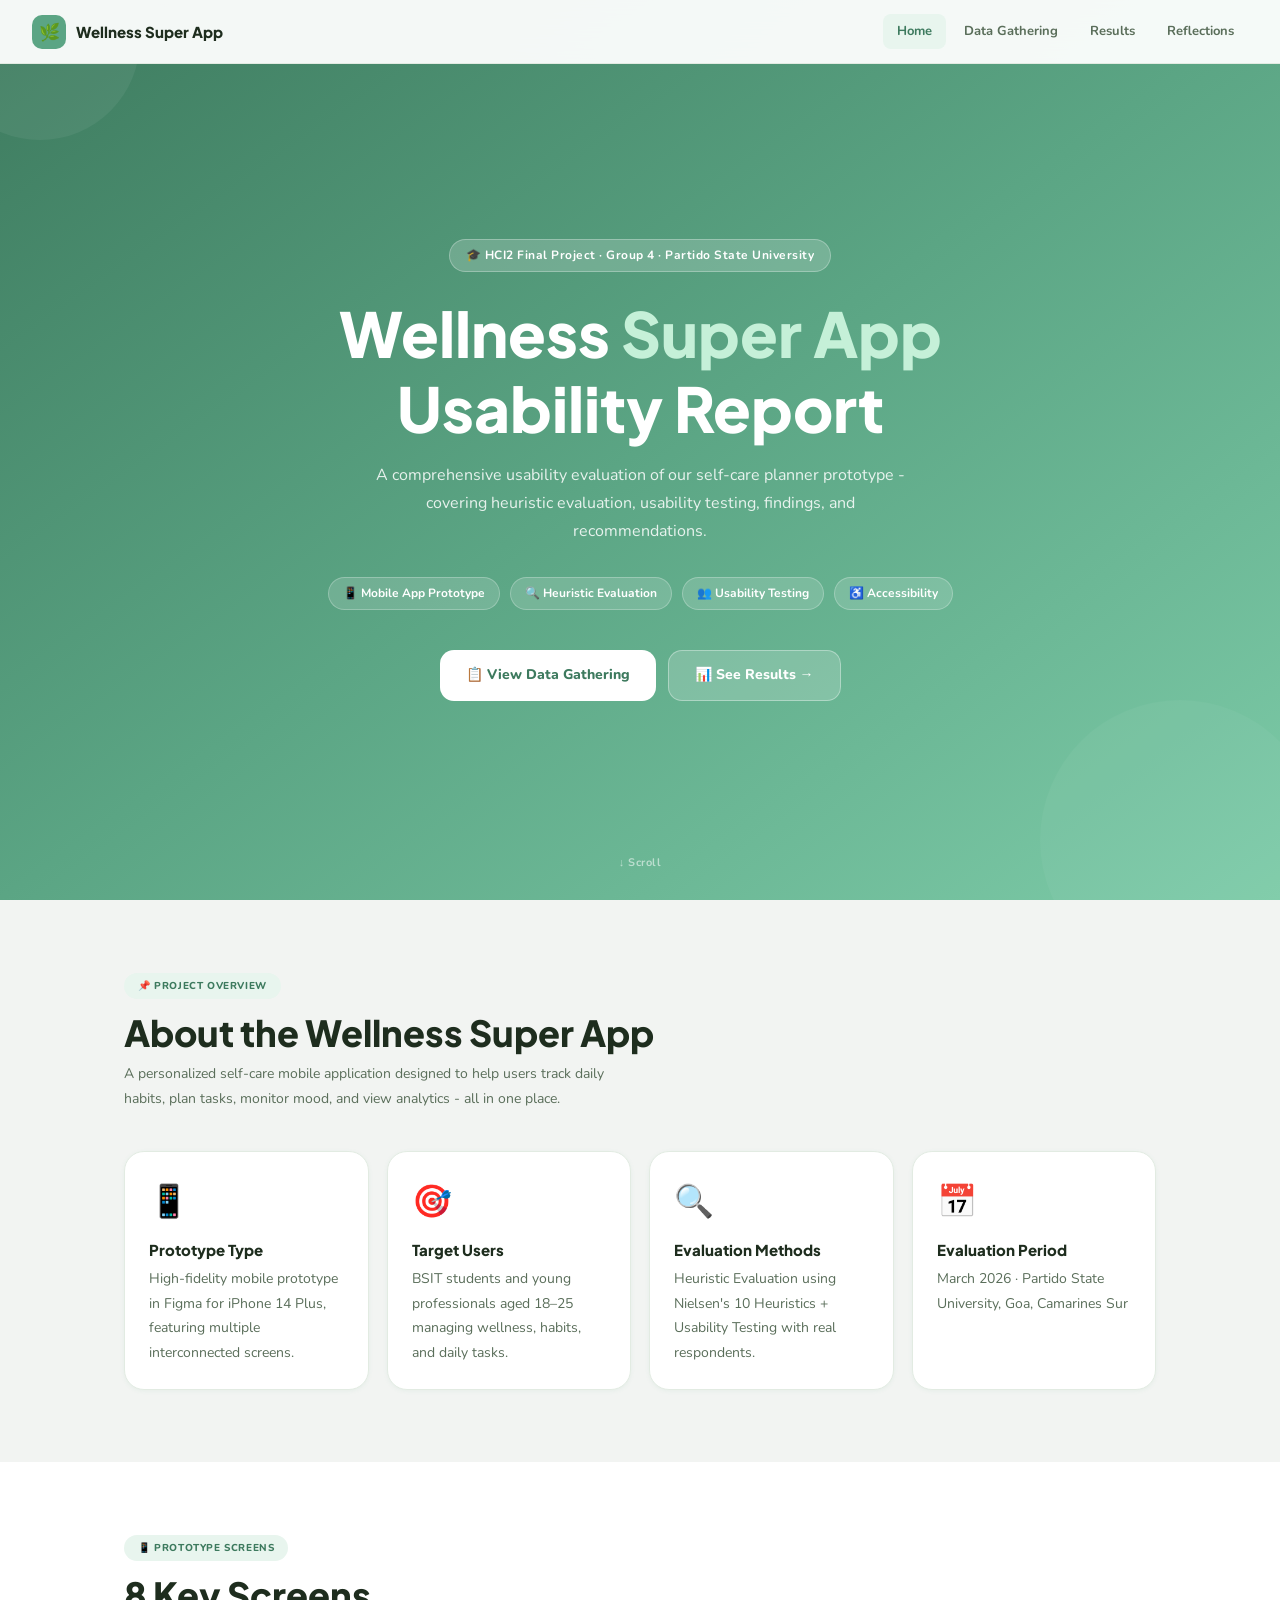
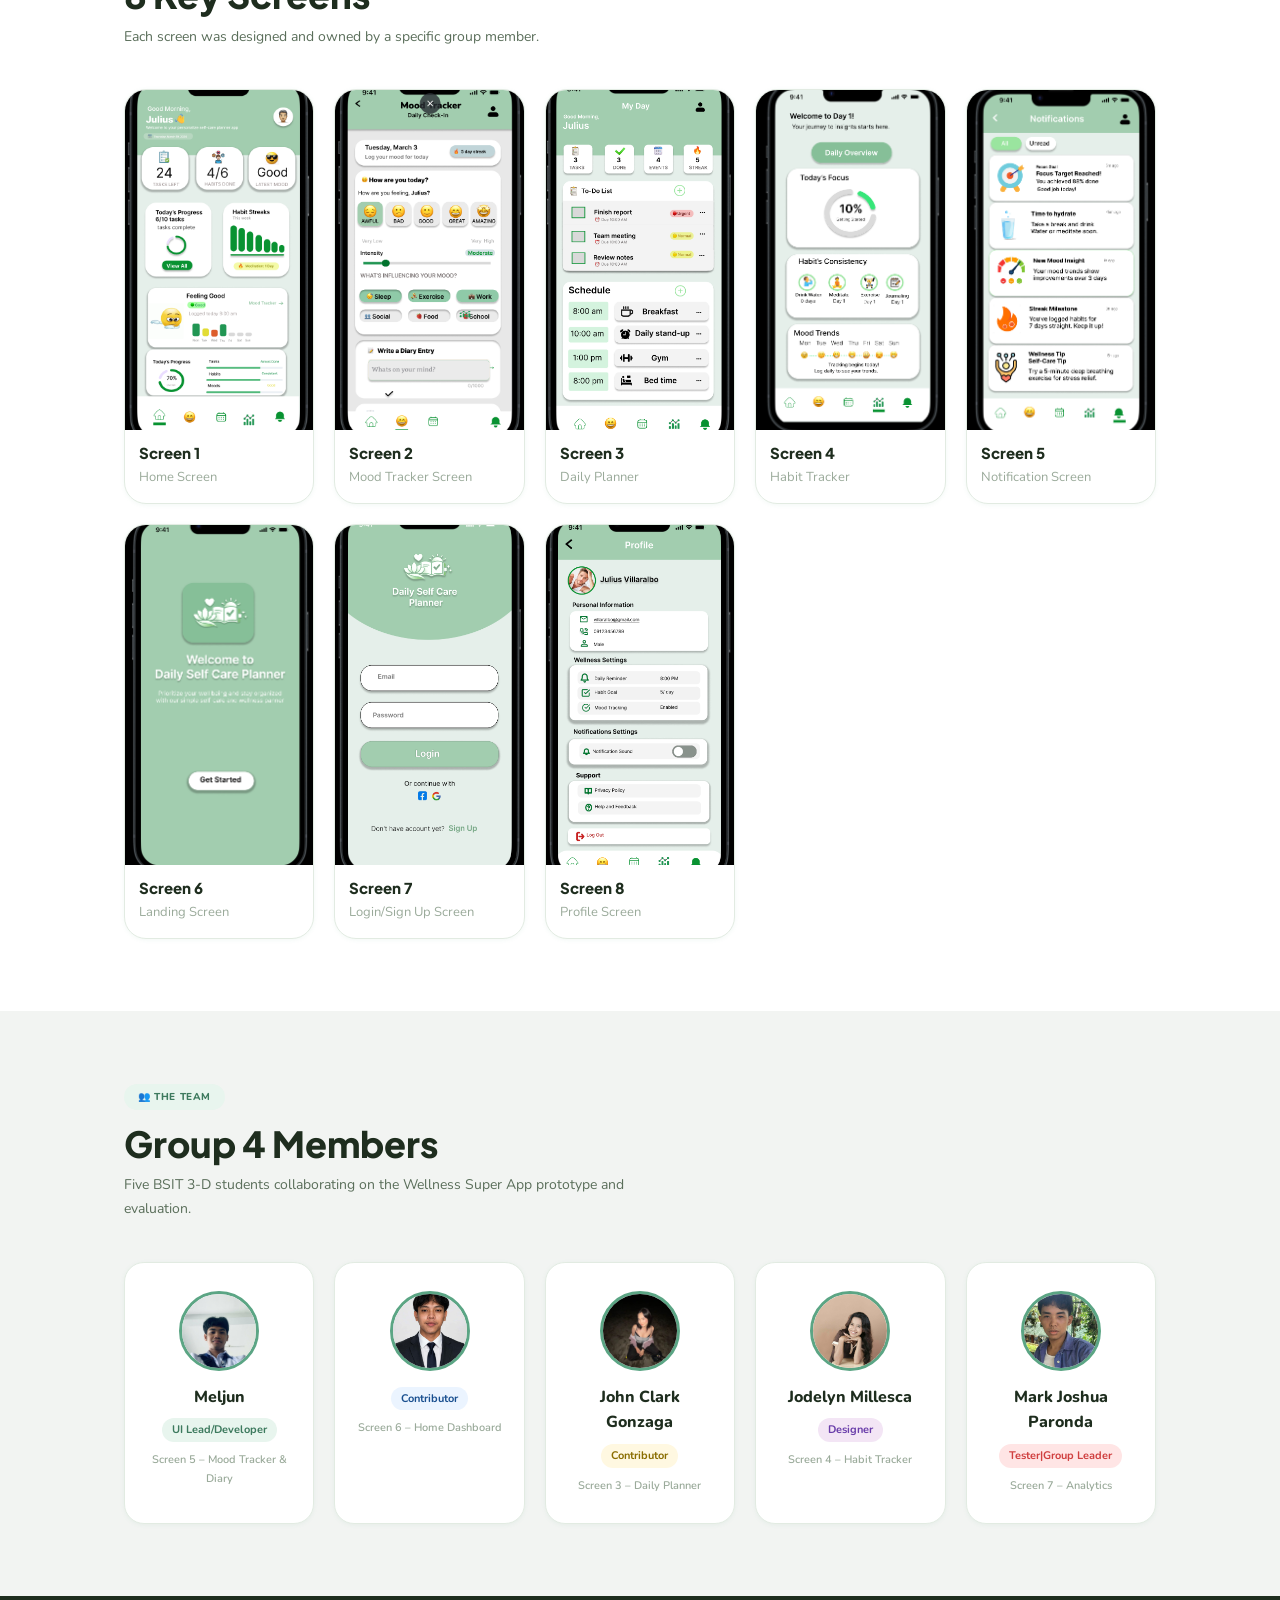
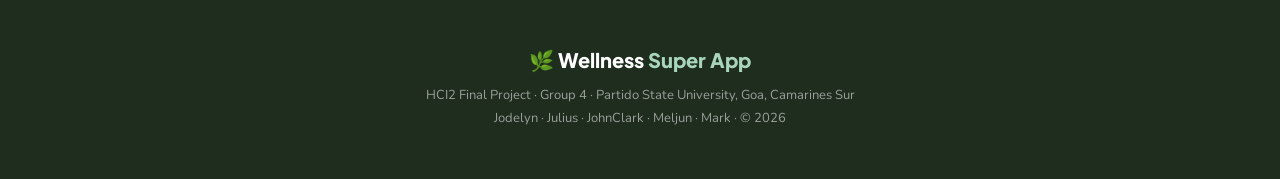
<file: index.html>
<!DOCTYPE html>
<html lang="en">
<head>
  <meta charset="UTF-8" />
  <meta name="viewport" content="width=device-width, initial-scale=1.0" />
  <title>Home – Wellness Super App</title>
  <!-- Shared styles -->
  <link rel="stylesheet" href="shared.css" />
  <!-- This page's own styles -->
  <link rel="stylesheet" href="home.css" />
</head>
<body>

  <!-- ═══════════════════════════════════
       NAVBAR
  ═══════════════════════════════════ -->
  <nav class="navbar">
    <a class="navbar__brand" href="index.html">
      <div class="navbar__brand-icon">🌿</div>
      Wellness Super App
    </a>
    <div class="navbar__links">
      <a href="index.html"        class="nav--active"> Home</a>
      <a href="data.html"                            > Data Gathering</a>
      <a href="results.html"                         > Results</a>
      <a href="reflections.html"                     > Reflections</a>
    </div>
    <button class="navbar__toggle" aria-label="Toggle menu">☰</button>
  </nav>


  <!-- ═══════════════════════════════════
       HERO
  ═══════════════════════════════════ -->
  <section class="hero">
    <div class="hero__inner">
      <div class="hero__badge fade-up">🎓 HCI2 Final Project · Group 4 · Partido State University</div>
      <h1 class="hero__title fade-up d1">Wellness <span>Super App</span><br>Usability Report</h1>
      <p class="hero__sub fade-up d2">A comprehensive usability evaluation of our self-care planner prototype - covering heuristic evaluation, usability testing, findings, and recommendations.</p>

      <div class="hero__chips fade-up d3">
        <span class="hero__chip">📱 Mobile App Prototype</span>
        <span class="hero__chip">🔍 Heuristic Evaluation</span>
        <span class="hero__chip">👥 Usability Testing</span>
        <span class="hero__chip">♿ Accessibility</span>
      </div>

      <div class="hero__ctas fade-up d4">
        <a href="data.html"    class="hero__btn hero__btn--primary">📋 View Data Gathering</a>
        <a href="results.html" class="hero__btn hero__btn--ghost"  >📊 See Results →</a>
      </div>
    </div>

    <div class="hero__scroll" aria-hidden="true">↓ Scroll</div>
  </section>


  <!-- ═══════════════════════════════════
       PROJECT OVERVIEW
  ═══════════════════════════════════ -->
  <section class="section">
    <div class="container">
      <span class="sec-badge">📌 Project Overview</span>
      <h2 class="sec-title">About the Wellness Super App</h2>
      <p class="sec-sub">A personalized self-care mobile application designed to help users track daily habits, plan tasks, monitor mood, and view analytics - all in one place.</p>

      <div class="overview-grid">

        <div class="overview-card animate-on-scroll">
          <div class="overview-card__icon">📱</div>
          <h4 class="overview-card__title">Prototype Type</h4>
          <p>High-fidelity mobile prototype in Figma for iPhone 14 Plus, featuring multiple interconnected screens.</p>
        </div>

        <div class="overview-card animate-on-scroll">
          <div class="overview-card__icon">🎯</div>
          <h4 class="overview-card__title">Target Users</h4>
          <p>BSIT students and young professionals aged 18–25 managing wellness, habits, and daily tasks.</p>
        </div>

        <div class="overview-card animate-on-scroll">
          <div class="overview-card__icon">🔍</div>
          <h4 class="overview-card__title">Evaluation Methods</h4>
          <p>Heuristic Evaluation using Nielsen's 10 Heuristics + Usability Testing with real respondents.</p>
        </div>

        <div class="overview-card animate-on-scroll">
          <div class="overview-card__icon">📅</div>
          <h4 class="overview-card__title">Evaluation Period</h4>
          <p>March 2026 · Partido State University, Goa, Camarines Sur</p>
        </div>

      </div>
    </div>
  </section>


  <!-- ═══════════════════════════════════
       PROTOTYPE SCREENS
  ═══════════════════════════════════ -->
  <section class="section section--gray">
    <div class="container">
      <span class="sec-badge">📱 Prototype Screens</span>
      <h2 class="sec-title">8 Key Screens</h2>
      <p class="sec-sub">Each screen was designed and owned by a specific group member.</p>

      <div class="screens-grid">
        <div class="screen-card"><div class="screen-card__thumb">
  <img src="images/ss1.png" alt="Home Screen">
  </div><div class="screen-card__label"><h4>Screen 1</h4><p>Home Screen</p></div></div>

        <div class="screen-card"><div class="screen-card__thumb">
  <img src="images/ss2.png" alt="Mood Tracker Screen">
</div><div class="screen-card__label"><h4>Screen 2</h4><p>Mood Tracker Screen</p></div></div>

        <div class="screen-card"><div class="screen-card__thumb">
  <img src="images/ss3.png" alt="Dashboard Screen">
</div><div class="screen-card__label"><h4>Screen 3</h4><p>Daily Planner</p></div></div>

        <div class="screen-card"><div class="screen-card__thumb">
  <img src="images/ss4.png" alt="Dashboard Screen">
</div><div class="screen-card__label"><h4>Screen 4</h4><p>Habit Tracker</p></div></div>

        <div class="screen-card"><div class="screen-card__thumb">
  <img src="images/ss5.png" alt="Dashboard Screen">
</div><div class="screen-card__label"><h4>Screen 5</h4><p>Notification Screen</p></div></div>

        <div class="screen-card"><div class="screen-card__thumb">
  <img src="images/ss6.png" alt="Dashboard Screen">
</div><div class="screen-card__label"><h4>Screen 6</h4><p>Landing Screen</p></div></div>

        <div class="screen-card"><div class="screen-card__thumb">
  <img src="images/ss7.png" alt="Dashboard Screen">
</div><div class="screen-card__label"><h4>Screen 7</h4><p>Login/Sign Up Screen</p></div></div>

        <div class="screen-card"><div class="screen-card__thumb">
  <img src="images/ss8.png" alt="Dashboard Screen">
</div><div class="screen-card__label"><h4>Screen 8</h4><p>Profile Screen</p></div></div>

      </div>
    </div>
  </section>


  <!-- ═══════════════════════════════════
       TEAM MEMBERS
  ═══════════════════════════════════ -->
  <section class="section">
    <div class="container">
      <span class="sec-badge">👥 The Team</span>
      <h2 class="sec-title">Group 4 Members</h2>
      <p class="sec-sub">Five BSIT 3-D students collaborating on the Wellness Super App prototype and evaluation.</p>

      <div class="team-grid">

        <div class="member-card animate-on-scroll">
          <div class="member-card__avatar">
  <img src="images/Meljun.jpg" alt="Meljun">
</div>
          <div class="member-card__name">Meljun</div>
          <span class="member-card__role">UI Lead/Developer</span>
          <p class="member-card__screen">Screen 5 – Mood Tracker & Diary</p>
        </div>

        <div class="member-card animate-on-scroll">
         <div class="member-card__avatar">
  <img src="images/Julius.jpg" alt="Julius">
</div>
          <span class="member-card__role" style="background:var(--blue-light);color:#1a5090;">Contributor</span>
          <p class="member-card__screen">Screen 6 – Home Dashboard</p>
        </div>

        <div class="member-card animate-on-scroll">
         <div class="member-card__avatar">
  <img src="images/celes.jpg" alt="Celes">
</div>
          <div class="member-card__name">John Clark Gonzaga</div>
          <span class="member-card__role" style="background:var(--yellow-light);color:#8a6d00;">Contributor</span>
          <p class="member-card__screen">Screen 3 – Daily Planner</p>
        </div>

        <div class="member-card animate-on-scroll">
          <div class="member-card__avatar">
  <img src="images/Jodelyn.jpg" alt="Jodelyn">
</div>
          <div class="member-card__name">Jodelyn Millesca</div>
          <span class="member-card__role" style="background:var(--purple-light);color:#6a3eaa;">Designer</span>
          <p class="member-card__screen">Screen 4 – Habit Tracker</p>
        </div>

        <div class="member-card animate-on-scroll">
          <div class="member-card__avatar">
  <img src="images/Paronda.jpg" alt="Mark">
</div>
          <div class="member-card__name">Mark Joshua Paronda</div>
          <span class="member-card__role" style="background:var(--red-light);color:var(--red);">Tester|Group Leader</span>
          <p class="member-card__screen">Screen 7 – Analytics</p>
        </div>

      </div>
    </div>
  </section>

  <!-- IMAGE PREVIEW MODAL -->
<div class="img-modal" id="imgModal">
  <span class="img-modal__close">&times;</span>
  <img class="img-modal__content" id="modalImg">
</div>


  <!-- ═══════════════════════════════════
       FOOTER
  ═══════════════════════════════════ -->
  <footer class="footer">
    <div class="footer__brand">🌿 Wellness <span>Super App</span></div>
    <p class="footer__text">HCI2 Final Project · Group 4 · Partido State University, Goa, Camarines Sur<br>Jodelyn · Julius · JohnClark · Meljun · Mark · © 2026</p>
  </footer>

  <!-- Shared JS -->
   <button id="topBtn">↑</button>
  <script src="shared.js"></script>
  <script>
const modal = document.getElementById("imgModal");
const modalImg = document.getElementById("modalImg");
const images = document.querySelectorAll(".screen-card__thumb img");
const closeBtn = document.querySelector(".img-modal__close");

images.forEach(img => {
  img.addEventListener("click", () => {
    modal.style.display = "block";
    modalImg.src = img.src;
  });
});

closeBtn.onclick = () => {
  modal.style.display = "none";
};

modal.onclick = (e) => {
  if(e.target === modal){
    modal.style.display = "none";
  }
};
</script>
</body>
</html>
</file>
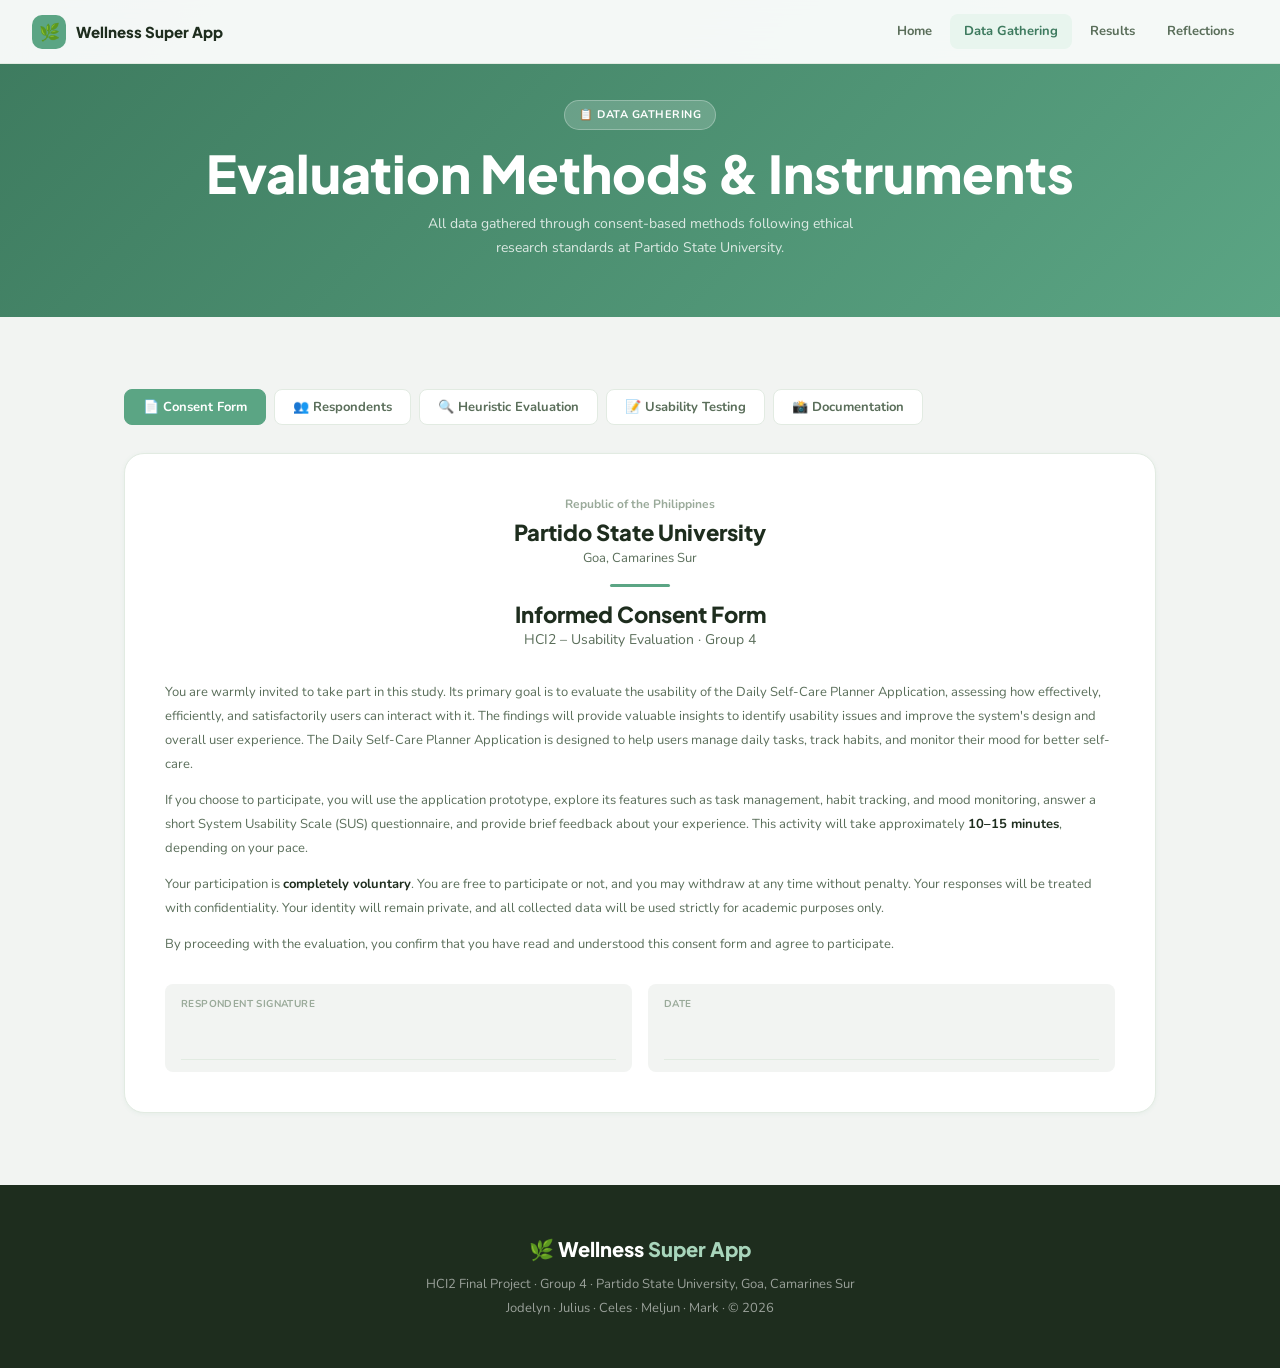
<file: data.html>
<!DOCTYPE html>
<html lang="en">
<head>
  <meta charset="UTF-8" />
  <meta name="viewport" content="width=device-width, initial-scale=1.0" />
  <title>Data Gathering – Wellness Super App</title>
  <link rel="stylesheet" href="shared.css" />
  <link rel="stylesheet" href="data.css" />
</head>
<body>

  <!-- ═══════════════════════════════════
       NAVBAR
  ═══════════════════════════════════ -->
  <nav class="navbar">
    <a class="navbar__brand" href="index.html">
      <div class="navbar__brand-icon">🌿</div>
      Wellness Super App
    </a>
    <div class="navbar__links">
      <a href="index.html"> Home</a>
      <a href="data.html" class="nav--active"> Data Gathering</a>
      <a href="results.html"> Results</a>
      <a href="reflections.html"> Reflections</a>
    </div>
    <button class="navbar__toggle" aria-label="Toggle menu">☰</button>
  </nav>


  <!-- ═══════════════════════════════════
       PAGE HERO BAR
  ═══════════════════════════════════ -->
  <div class="page-hero-bar">
    <span class="page-hero-bar__badge">📋 Data Gathering</span>
    <h1 class="page-hero-bar__title">Evaluation Methods &amp; Instruments</h1>
    <p class="page-hero-bar__sub">All data gathered through consent-based methods following ethical research standards at Partido State University.</p>
  </div>


  <!-- ═══════════════════════════════════
       MAIN CONTENT
  ═══════════════════════════════════ -->
  <main class="section">
    <div class="container">

      <!-- ══════════════════════════════
           OUTER TAB GROUP
      ══════════════════════════════ -->
      <div class="tabs" id="main-tabs">

        <!-- Outer nav buttons -->
        <nav class="tabs__nav">
          <button class="tabs__btn tab--active" data-tab="consent"    >📄 Consent Form</button>
          <button class="tabs__btn"             data-tab="respondents">👥 Respondents</button>
          <button class="tabs__btn"             data-tab="heuristic"  >🔍 Heuristic Evaluation</button>
          <button class="tabs__btn"             data-tab="usability"  >📝 Usability Testing</button>
          <button class="tabs__btn"             data-tab="docs"       >📸 Documentation</button>
        </nav>


        <!-- ─────────────────────────────────
             OUTER PANEL: Consent Form
        ───────────────────────────────── -->
        <div class="tabs__panel tab--active" data-tab="consent">
          <div class="consent-form">

            <div class="consent-form__header">
              <p class="consent-form__school">Republic of the Philippines</p>
              <h3 class="consent-form__uni">Partido State University</h3>
              <p class="consent-form__loc">Goa, Camarines Sur</p>
              <div class="consent-form__divider"></div>
              <h3>Informed Consent Form</h3>
              <p>HCI2 – Usability Evaluation · Group 4</p>
            </div>

            <div class="consent-form__body">
              <p>You are warmly invited to take part in this study. Its primary goal is to evaluate the usability of the Daily Self-Care Planner Application, assessing how effectively, efficiently, and satisfactorily users can interact with it. The findings will provide valuable insights to identify usability issues and improve the system's design and overall user experience. The Daily Self-Care Planner Application is designed to help users manage daily tasks, track habits, and monitor their mood for better self-care.</p>
              <p>If you choose to participate, you will use the application prototype, explore its features such as task management, habit tracking, and mood monitoring, answer a short System Usability Scale (SUS) questionnaire, and provide brief feedback about your experience. This activity will take approximately <strong>10–15 minutes</strong>, depending on your pace.</p>
              <p>Your participation is <strong>completely voluntary</strong>. You are free to participate or not, and you may withdraw at any time without penalty. Your responses will be treated with confidentiality. Your identity will remain private, and all collected data will be used strictly for academic purposes only.</p>
              <p>By proceeding with the evaluation, you confirm that you have read and understood this consent form and agree to participate.</p>
            </div>

            <div class="consent-form__fields">
              <div class="consent-form__field">
                <div class="consent-form__field-label">Respondent Signature</div>
                <div class="consent-form__field-line"></div>
              </div>
              <div class="consent-form__field">
                <div class="consent-form__field-label">Date</div>
                <div class="consent-form__field-line"></div>
              </div>
            </div>

          </div>
        </div><!-- /consent panel -->


        <!-- ─────────────────────────────────
             OUTER PANEL: Respondents
        ───────────────────────────────── -->
        <div class="tabs__panel" data-tab="respondents">

          <div class="respondent-stats">
            <div class="stat-card"><div class="stat-card__val">40</div><div class="stat-card__label">Total Respondents</div></div>
            <div class="stat-card"><div class="stat-card__val">18–24</div><div class="stat-card__label">Age Range</div></div>
            <div class="stat-card"><div class="stat-card__val">Random</div><div class="stat-card__label">Course</div></div>
            <div class="stat-card"><div class="stat-card__val">10–15</div><div class="stat-card__label">Min per Session</div></div>
          </div>

          <!-- Slovin's Formula -->
          <div class="slovin-box">
            <h4 class="slovin-box__title">📐 Sample Size – Slovin's Formula</h4>
            <div class="slovin-formula">
              <div class="slovin-eq">n = N ÷ (1 + Ne²)</div>
              <div class="slovin-eq">n = 43 ÷ (1 + 43 × 0.05²)</div>
              <div class="slovin-eq">n = 43 ÷ (1 + 0.1075)</div>
              <div class="slovin-eq">n = 43 ÷ 1.1075</div>
              <div class="slovin-eq slovin-eq--result">n ≈ <strong>40 respondents</strong></div>
            </div>
            <p class="slovin-note">Where <strong>N = 43</strong> (total population), <strong>e = 0.05</strong> (5% margin of error)</p>
          </div>

          <div class="card card--flat">
            <h4 style="margin-bottom:16px;">Respondent Profiles</h4>
            <div class="table-wrap">
              <table class="table">
                <thead>
                  <tr>
                    <th>#</th>
                    <th>Respondent</th>
                    <th>Age</th>
                    <th>Program</th>
                    <th>Tech Proficiency</th>
                  </tr>
                </thead>
                <tbody>
                  <tr><td><strong style="color:var(--green);">R1</strong></td><td>Respondent 1</td><td>20</td><td>BSOA</td><td><span class="badge badge--green">High</span></td></tr>
                  <tr><td><strong style="color:var(--green);">R2</strong></td><td>Respondent 2</td><td>21</td><td>BSOA</td><td><span class="badge badge--green">High</span></td></tr>
                  <tr><td><strong style="color:var(--green);">R3</strong></td><td>Respondent 3</td><td>19</td><td>BSOA</td><td><span class="badge badge--yellow">Medium</span></td></tr>
                  <tr><td><strong style="color:var(--green);">R4</strong></td><td>Respondent 4</td><td>22</td><td>BSOA</td><td><span class="badge badge--green">High</span></td></tr>
                  <tr><td><strong style="color:var(--green);">R5</strong></td><td>Respondent 5</td><td>20</td><td>BSOA</td><td><span class="badge badge--yellow">Medium</span></td></tr>
                </tbody>
              </table>
            </div>
          </div>

        </div><!-- /respondents panel -->


        <!-- ─────────────────────────────────
             OUTER PANEL: Heuristic Evaluation
        ───────────────────────────────── -->
        <div class="tabs__panel" data-tab="heuristic">

          <p class="heuristic-intro">Each group member independently evaluated the prototype using <strong>Nielsen's 10 Usability Heuristics</strong>. Severity rated 0–4 per heuristic, averaged across all 5 evaluators.</p>

          <!-- ══════════════════════════════
               INNER TAB GROUP (members)
               Must be a direct child of this panel
          ══════════════════════════════ -->
          <div class="tabs" id="member-tabs">

            <!-- Inner nav buttons -->
            <nav class="tabs__nav">
              <button class="tabs__btn tab--active" data-tab="m-all"    >All Members</button>
              <button class="tabs__btn"             data-tab="m-jodelyn">Jodelyn</button>
              <button class="tabs__btn"             data-tab="m-julius" >Julius</button>
              <button class="tabs__btn"             data-tab="m-celes"  >Celes</button>
              <button class="tabs__btn"             data-tab="m-meljun" >Meljun</button>
              <button class="tabs__btn"             data-tab="m-mark"   >Mark</button>
            </nav>


            <!-- INNER PANEL: All Members -->
            <div class="tabs__panel tab--active" data-tab="m-all">
              <div class="heuristic-list">

                <div class="heuristic-item">
                  <div class="heuristic-item__num">H1</div>
                  <div class="heuristic-item__body">
                    <p class="heuristic-item__title">Visibility of System Status <span class="badge badge--green">Low · Avg 0.6</span></p>
                    <p class="heuristic-item__desc">System keeps users informed through appropriate feedback.</p>
                    <div class="heuristic-item__finding">✅ Progress rings, streak badges, and checkmarks clearly show status at all times.</div>
                  </div>
                </div>

                <div class="heuristic-item">
                  <div class="heuristic-item__num">H2</div>
                  <div class="heuristic-item__body">
                    <p class="heuristic-item__title">Match Between System and Real World <span class="badge badge--green">Low · Avg 0.2</span></p>
                    <p class="heuristic-item__desc">Use words and concepts familiar to the user.</p>
                    <div class="heuristic-item__finding">✅ Labels use everyday language — "Drink Water", "Workout", "Bed time". Emoji icons reinforce meaning.</div>
                  </div>
                </div>

                <div class="heuristic-item">
                  <div class="heuristic-item__num">H3</div>
                  <div class="heuristic-item__body">
                    <p class="heuristic-item__title">User Control and Freedom <span class="badge badge--yellow">Medium · Avg 2.2</span></p>
                    <p class="heuristic-item__desc">Clearly marked emergency exits for mistaken actions.</p>
                    <div class="heuristic-item__finding">⚠️ Skip and Cancel buttons exist but no undo for deleted habits — a gap found by 3 evaluators.</div>
                  </div>
                </div>

                <div class="heuristic-item">
                  <div class="heuristic-item__num">H4</div>
                  <div class="heuristic-item__body">
                    <p class="heuristic-item__title">Consistency and Standards <span class="badge badge--green">Low · Avg 0.0</span></p>
                    <p class="heuristic-item__desc">Same words, situations, and actions mean the same thing.</p>
                    <div class="heuristic-item__finding">✅ Green header, white cards, and bottom nav are consistent across all 8 screens.</div>
                  </div>
                </div>

                <div class="heuristic-item">
                  <div class="heuristic-item__num">H5</div>
                  <div class="heuristic-item__body">
                    <p class="heuristic-item__title">Error Prevention <span class="badge badge--yellow">Medium · Avg 1.8</span></p>
                    <p class="heuristic-item__desc">Careful design prevents problems from occurring.</p>
                    <div class="heuristic-item__finding">⚠️ Placeholder hints help, but no confirmation dialog before deleting tasks or habits.</div>
                  </div>
                </div>

                <div class="heuristic-item">
                  <div class="heuristic-item__num">H6</div>
                  <div class="heuristic-item__body">
                    <p class="heuristic-item__title">Recognition Rather Than Recall <span class="badge badge--green">Low · Avg 0.2</span></p>
                    <p class="heuristic-item__desc">Minimize memory load by making options visible.</p>
                    <div class="heuristic-item__finding">✅ All icons paired with text labels. No icon-only elements found throughout the prototype.</div>
                  </div>
                </div>

                <div class="heuristic-item">
                  <div class="heuristic-item__num">H7</div>
                  <div class="heuristic-item__body">
                    <p class="heuristic-item__title">Flexibility and Efficiency of Use <span class="badge badge--yellow">Medium · Avg 2.0</span></p>
                    <p class="heuristic-item__desc">Accelerators for expert users.</p>
                    <div class="heuristic-item__finding">⚠️ Quick Actions row helps. However, no swipe gestures available for power users.</div>
                  </div>
                </div>

                <div class="heuristic-item">
                  <div class="heuristic-item__num">H8</div>
                  <div class="heuristic-item__body">
                    <p class="heuristic-item__title">Aesthetic and Minimalist Design <span class="badge badge--green">Low · Avg 0.0</span></p>
                    <p class="heuristic-item__desc">No irrelevant or rarely needed information.</p>
                    <div class="heuristic-item__finding">✅ Each screen focuses on one task. Clean card layouts with ample whitespace.</div>
                  </div>
                </div>

                <div class="heuristic-item">
                  <div class="heuristic-item__num" style="background:var(--red);">H9</div>
                  <div class="heuristic-item__body">
                    <p class="heuristic-item__title">Help Users Recognize and Recover from Errors <span class="badge badge--red">High · Avg 3.6</span></p>
                    <p class="heuristic-item__desc">Error messages in plain language that suggest solutions.</p>
                    <div class="heuristic-item__finding" style="background:var(--red-light);border-color:var(--red);color:var(--red);">🔴 No error states or validation messages designed for empty forms. Most cited issue by all 5 evaluators.</div>
                  </div>
                </div>

                <div class="heuristic-item">
                  <div class="heuristic-item__num" style="background:var(--red);">H10</div>
                  <div class="heuristic-item__body">
                    <p class="heuristic-item__title">Help and Documentation <span class="badge badge--red">High · Avg 3.4</span></p>
                    <p class="heuristic-item__desc">Help may be necessary even for well-designed systems.</p>
                    <div class="heuristic-item__finding" style="background:var(--red-light);border-color:var(--red);color:var(--red);">🔴 No onboarding tutorial or tooltip guidance. Intensity slider and streak dots confuse new users.</div>
                  </div>
                </div>

                <!-- Overall Average -->
                <div class="heuristic-overall">
                  <span>Overall Heuristic Severity Average</span>
                  <strong>1.4 / 4.0 — Minor but Notable Issues</strong>
                </div>

              </div>
            </div><!-- /m-all panel -->


            <!-- INNER PANEL: Jodelyn -->
            <div class="tabs__panel" data-tab="m-jodelyn">
              <div class="member-eval-header">
                <div class="member-eval-avatar">👩</div>
                <div>
                  <h4>Jodelyn – Screen 5: Mood Tracker &amp; Diary</h4>
                  <p>Focus: mood selection, diary entry, past entries, daily check-in flow.</p>
                </div>
              </div>
              <div class="heuristic-list">

                <div class="heuristic-item">
                  <div class="heuristic-item__num" style="background:var(--green);">H1</div>
                  <div class="heuristic-item__body">
                    <p class="heuristic-item__title">Visibility of System Status <span class="badge badge--green">Severity: 1</span></p>
                    <div class="heuristic-item__finding">The 5-day streak badge and blinking cursor in the diary field clearly indicate active state to the user.</div>
                  </div>
                </div>

                <div class="heuristic-item">
                  <div class="heuristic-item__num" style="background:var(--green);">H4</div>
                  <div class="heuristic-item__body">
                    <p class="heuristic-item__title">Consistency and Standards <span class="badge badge--green">Severity: 0</span></p>
                    <div class="heuristic-item__finding">Green color system, card styles, and bottom navigation are fully consistent across all screens.</div>
                  </div>
                </div>

                <div class="heuristic-item">
                  <div class="heuristic-item__num" style="background:var(--red);">H9</div>
                  <div class="heuristic-item__body">
                    <p class="heuristic-item__title">Error Recovery <span class="badge badge--red">Severity: 4</span></p>
                    <div class="heuristic-item__finding" style="background:var(--red-light);border-color:var(--red);color:var(--red);">No validation shown when saving without selecting a mood. Recommendation: Add prompt "Please select your mood first."</div>
                  </div>
                </div>

                <div class="heuristic-item">
                  <div class="heuristic-item__num" style="background:var(--red);">H10</div>
                  <div class="heuristic-item__body">
                    <p class="heuristic-item__title">Help &amp; Documentation <span class="badge badge--red">Severity: 4</span></p>
                    <div class="heuristic-item__finding" style="background:var(--red-light);border-color:var(--red);color:var(--red);">Intensity slider has no tooltip explaining what "Moderate" means. First-time users may be confused.</div>
                  </div>
                </div>

              </div>
            </div><!-- /m-jodelyn panel -->


            <!-- INNER PANEL: Julius -->
            <div class="tabs__panel" data-tab="m-julius">
              <div class="member-eval-header" style="background:var(--blue-light);">
                <div class="member-eval-avatar" style="background:var(--blue-light);border-color:var(--blue);">👨</div>
                <div>
                  <h4>Julius – Screen 6: Home Dashboard</h4>
                  <p>Focus: dashboard summary, quick stats, navigation, overall layout.</p>
                </div>
              </div>
              <div class="heuristic-list">

                <div class="heuristic-item">
                  <div class="heuristic-item__num" style="background:var(--green);">H1</div>
                  <div class="heuristic-item__body">
                    <p class="heuristic-item__title">Visibility of System Status <span class="badge badge--green">Severity: 0</span></p>
                    <div class="heuristic-item__finding">Quick stats row (Tasks, Habits, Mood) and progress ring give real-time status at a glance.</div>
                  </div>
                </div>

                <div class="heuristic-item">
                  <div class="heuristic-item__num" style="background:var(--green);">H4</div>
                  <div class="heuristic-item__body">
                    <p class="heuristic-item__title">Consistency &amp; Standards <span class="badge badge--green">Severity: 0</span></p>
                    <div class="heuristic-item__finding">All 8 screens maintain consistent green header, card style, and bottom navigation. Excellent visual consistency.</div>
                  </div>
                </div>

                <div class="heuristic-item">
                  <div class="heuristic-item__num" style="background:var(--yellow);">H7</div>
                  <div class="heuristic-item__body">
                    <p class="heuristic-item__title">Flexibility of Use <span class="badge badge--yellow">Severity: 2</span></p>
                    <div class="heuristic-item__finding">Quick Actions row helps returning users. No swipe gestures for power users available.</div>
                  </div>
                </div>

                <div class="heuristic-item">
                  <div class="heuristic-item__num" style="background:var(--red);">H3</div>
                  <div class="heuristic-item__body">
                    <p class="heuristic-item__title">User Control &amp; Freedom <span class="badge badge--red">Severity: 3</span></p>
                    <div class="heuristic-item__finding" style="background:var(--red-light);border-color:var(--red);color:var(--red);">Duplicate progress rings in original dashboard caused confusion. No undo for dismissed notifications.</div>
                  </div>
                </div>

              </div>
            </div><!-- /m-julius panel -->


            <!-- INNER PANEL: Celes -->
            <div class="tabs__panel" data-tab="m-celes">
              <div class="member-eval-header" style="background:var(--yellow-light);">
                <div class="member-eval-avatar" style="background:var(--yellow-light);border-color:var(--yellow);">👩</div>
                <div>
                  <h4>Celes – Screen 3: Daily Planner</h4>
                  <p>Focus: to-do list, schedule, task management, planner layout.</p>
                </div>
              </div>
              <div class="heuristic-list">

                <div class="heuristic-item">
                  <div class="heuristic-item__num" style="background:var(--green);">H2</div>
                  <div class="heuristic-item__body">
                    <p class="heuristic-item__title">Match with Real World <span class="badge badge--green">Severity: 0</span></p>
                    <div class="heuristic-item__finding">Task names, times, and labels use familiar language. "Breakfast", "Gym", "Bed time" are instantly understood.</div>
                  </div>
                </div>

                <div class="heuristic-item">
                  <div class="heuristic-item__num" style="background:var(--green);">H8</div>
                  <div class="heuristic-item__body">
                    <p class="heuristic-item__title">Aesthetic Design <span class="badge badge--green">Severity: 0</span></p>
                    <div class="heuristic-item__finding">After redesign with greeting and progress bar, the layout balance improved significantly.</div>
                  </div>
                </div>

                <div class="heuristic-item">
                  <div class="heuristic-item__num" style="background:var(--yellow);">H5</div>
                  <div class="heuristic-item__body">
                    <p class="heuristic-item__title">Error Prevention <span class="badge badge--yellow">Severity: 2</span></p>
                    <div class="heuristic-item__finding">No confirmation dialog when deleting a task. Recommendation: Add undo toast "Task deleted. Undo?"</div>
                  </div>
                </div>

                <div class="heuristic-item">
                  <div class="heuristic-item__num" style="background:var(--yellow);">H3</div>
                  <div class="heuristic-item__body">
                    <p class="heuristic-item__title">User Control &amp; Freedom <span class="badge badge--yellow">Severity: 2</span></p>
                    <div class="heuristic-item__finding">Cancel button present but no undo after accidental task deletion. Users feel uncertain after mistakes.</div>
                  </div>
                </div>

              </div>
            </div><!-- /m-celes panel -->


            <!-- INNER PANEL: Meljun -->
            <div class="tabs__panel" data-tab="m-meljun">
              <div class="member-eval-header" style="background:var(--purple-light);">
                <div class="member-eval-avatar" style="background:var(--purple-light);border-color:var(--purple);">👨</div>
                <div>
                  <h4>Meljun – Screen 4: Habit Tracker</h4>
                  <p>Focus: habit list, reminders, day selector, progress tracking.</p>
                </div>
              </div>
              <div class="heuristic-list">

                <div class="heuristic-item">
                  <div class="heuristic-item__num" style="background:var(--green);">H1</div>
                  <div class="heuristic-item__body">
                    <p class="heuristic-item__title">System Status Visibility <span class="badge badge--green">Severity: 1</span></p>
                    <div class="heuristic-item__finding">Checkmarks, progress bars, and streak badges all clearly communicate completion state.</div>
                  </div>
                </div>

                <div class="heuristic-item">
                  <div class="heuristic-item__num" style="background:var(--yellow);">H3</div>
                  <div class="heuristic-item__body">
                    <p class="heuristic-item__title">User Control &amp; Freedom <span class="badge badge--yellow">Severity: 2</span></p>
                    <div class="heuristic-item__finding">Reminders can be toggled on/off. However, no undo after accidentally marking a habit done.</div>
                  </div>
                </div>

                <div class="heuristic-item">
                  <div class="heuristic-item__num" style="background:var(--yellow);">H6</div>
                  <div class="heuristic-item__body">
                    <p class="heuristic-item__title">Recognition over Recall <span class="badge badge--yellow">Severity: 2</span></p>
                    <div class="heuristic-item__finding">Habit icons are clear but streak dot colors (green/yellow/grey) have no legend — requires recall.</div>
                  </div>
                </div>

                <div class="heuristic-item">
                  <div class="heuristic-item__num" style="background:var(--red);">H10</div>
                  <div class="heuristic-item__body">
                    <p class="heuristic-item__title">Help &amp; Documentation <span class="badge badge--red">Severity: 3</span></p>
                    <div class="heuristic-item__finding" style="background:var(--red-light);border-color:var(--red);color:var(--red);">Streak dot colors (green/yellow/grey) are not self-explanatory. A color legend is needed.</div>
                  </div>
                </div>

              </div>
            </div><!-- /m-meljun panel -->


            <!-- INNER PANEL: Mark -->
            <div class="tabs__panel" data-tab="m-mark">
              <div class="member-eval-header" style="background:var(--red-light);">
                <div class="member-eval-avatar" style="background:var(--red-light);border-color:var(--red);">👨</div>
                <div>
                  <h4>Mark – Screen 7: Analytics</h4>
                  <p>Focus: analytics charts, trend data, and data presentation.</p>
                </div>
              </div>
              <div class="heuristic-list">

                <div class="heuristic-item">
                  <div class="heuristic-item__num" style="background:var(--green);">H6</div>
                  <div class="heuristic-item__body">
                    <p class="heuristic-item__title">Recognition over Recall <span class="badge badge--green">Severity: 0</span></p>
                    <div class="heuristic-item__finding">Charts include labeled axes and color legends. Users do not need to memorize representations.</div>
                  </div>
                </div>

                <div class="heuristic-item">
                  <div class="heuristic-item__num" style="background:var(--yellow);">H7</div>
                  <div class="heuristic-item__body">
                    <p class="heuristic-item__title">Flexibility of Use <span class="badge badge--yellow">Severity: 2</span></p>
                    <div class="heuristic-item__finding">Day/Week/Month toggle present but no data export or filter by specific habit type.</div>
                  </div>
                </div>

                <div class="heuristic-item">
                  <div class="heuristic-item__num" style="background:var(--yellow);">H5</div>
                  <div class="heuristic-item__body">
                    <p class="heuristic-item__title">Error Prevention <span class="badge badge--yellow">Severity: 2</span></p>
                    <div class="heuristic-item__finding">No warning before clearing all analytics data. A confirmation dialog should be added.</div>
                  </div>
                </div>

                <div class="heuristic-item">
                  <div class="heuristic-item__num" style="background:var(--red);">H9</div>
                  <div class="heuristic-item__body">
                    <p class="heuristic-item__title">Error Recovery <span class="badge badge--red">Severity: 3</span></p>
                    <div class="heuristic-item__finding" style="background:var(--red-light);border-color:var(--red);color:var(--red);">Empty chart shows blank space with no explanation. Needs empty state: "No data logged yet. Start tracking!"</div>
                  </div>
                </div>

              </div>
            </div><!-- /m-mark panel -->

          </div><!-- /member-tabs (inner tab group) -->

        </div><!-- /heuristic panel -->


        <!-- ─────────────────────────────────
             OUTER PANEL: Usability Testing
        ───────────────────────────────── -->
        <div class="tabs__panel" data-tab="usability">
          <div class="card card--flat">
            <h4 style="margin-bottom:8px;">System Usability Scale (SUS) Instrument</h4>
            <p style="margin-bottom:24px;">40 respondents answered using a <strong>5-point Likert scale</strong> (1 = Strongly Disagree, 5 = Strongly Agree).</p>

            <div class="survey-list">
              <div class="survey-q"><div class="survey-q__num">Q1</div><div><p class="survey-q__text">I think that I would use this system frequently.</p><p class="survey-q__cat">Positive item — contribution = score − 1</p></div></div>
              <div class="survey-q"><div class="survey-q__num">Q2</div><div><p class="survey-q__text">I found the system unnecessarily complex.</p><p class="survey-q__cat">Negative item — contribution = 5 − score</p></div></div>
              <div class="survey-q"><div class="survey-q__num">Q3</div><div><p class="survey-q__text">I thought the system was easy to use.</p><p class="survey-q__cat">Positive item — contribution = score − 1</p></div></div>
              <div class="survey-q"><div class="survey-q__num">Q4</div><div><p class="survey-q__text">I think I would need technical support to use this system.</p><p class="survey-q__cat">Negative item — contribution = 5 − score</p></div></div>
              <div class="survey-q"><div class="survey-q__num">Q5</div><div><p class="survey-q__text">I found the various functions in this system were well integrated.</p><p class="survey-q__cat">Positive item — contribution = score − 1</p></div></div>
              <div class="survey-q"><div class="survey-q__num">Q6</div><div><p class="survey-q__text">I thought there was too much inconsistency in this system.</p><p class="survey-q__cat">Negative item — contribution = 5 − score</p></div></div>
              <div class="survey-q"><div class="survey-q__num">Q7</div><div><p class="survey-q__text">I would imagine that most people would learn to use this system very quickly.</p><p class="survey-q__cat">Positive item — contribution = score − 1</p></div></div>
              <div class="survey-q"><div class="survey-q__num">Q8</div><div><p class="survey-q__text">I found the system very cumbersome to use.</p><p class="survey-q__cat">Negative item — contribution = 5 − score</p></div></div>
              <div class="survey-q"><div class="survey-q__num">Q9</div><div><p class="survey-q__text">I felt very confident using this system.</p><p class="survey-q__cat">Positive item — contribution = score − 1</p></div></div>
              <div class="survey-q"><div class="survey-q__num">Q10</div><div><p class="survey-q__text">I needed to learn a lot of things before I could get going with this system.</p><p class="survey-q__cat">Negative item — contribution = 5 − score</p></div></div>
            </div>
          </div>
        </div><!-- /usability panel -->


        <!-- ─────────────────────────────────
             OUTER PANEL: Documentation
        ───────────────────────────────── -->
        <div class="tabs__panel" data-tab="docs">

          <div class="photo-grid">
            <div class="photo-card"><img src="images/test1.jpg" alt="Testing Session 1" class="doc-photo"><h4>Testing Session 1</h4><p>Respondents R1 &amp; R2 conducting usability testing</p></div>
            <div class="photo-card"><img src="images/test2.jpg" alt="Testing Session 2" class="doc-photo"><h4>Testing Session 2</h4><p>Respondents R3 &amp; R4 evaluating prototype tasks</p></div>
            <div class="photo-card"><img src="images/test3.jpg" alt="Testing Session 3" class="doc-photo"><h4>Testing Session 3</h4><p>Respondent R5 completing usability survey</p></div>
            <div class="photo-card"><img src="images/test4.jpg" alt="Heuristic Evaluation" class="doc-photo"><h4>Heuristic Evaluation</h4><p>Group members performing expert evaluation</p></div>
            <div class="photo-card"><img src="images/test5.jpg" alt="Prototype Demo 1" class="doc-photo"><h4>Prototype Demonstration</h4><p>Figma walkthrough and user observation</p></div>
            <div class="photo-card"><img src="images/test6.jpg" alt="Prototype Demo 2" class="doc-photo"><h4>Prototype Demonstration</h4><p>Figma walkthrough and user observation</p></div>
            <div class="photo-card"><img src="images/test7.jpg" alt="Prototype Demo 3" class="doc-photo"><h4>Prototype Demonstration</h4><p>Figma walkthrough and user observation</p></div>
          </div>

          <div class="card card--flat" style="margin-top:24px;">
            <h4 style="margin-bottom:16px;">📁 Supporting Documents</h4>
            <div class="doc-list">
              <a href="files/Group4_Heuristic_Evaluation_DailySelfCarePlanner.pdf" class="doc-link" target="_blank">
                <span class="doc-link__icon">📄</span>
                <div><p class="doc-link__name">Heuristic Evaluation Workbook</p><p class="doc-link__sub">Completed evaluations from all 5 members</p></div>
                <span class="doc-link__cta">Open →</span>
              </a>
              <a href="files/System-Usability-Scale-SUS.xlsx" class="doc-link" target="_blank">
                <span class="doc-link__icon">📋</span>
                <div><p class="doc-link__name">Usability Testing Survey Results (SUS)</p><p class="doc-link__sub">Raw responses from 40 respondents</p></div>
                <span class="doc-link__cta">Open →</span>
              </a>
              <a href="https://www.figma.com/design/ku4xKaK8ZZX0ElE12wAP8I/Group-4-HCI2?node-id=0-1&p=f" class="doc-link" target="_blank">
                <span class="doc-link__icon">🎨</span>
                <div><p class="doc-link__name">Figma Prototype Link</p><p class="doc-link__sub">High-fidelity mockup – Group 4 HCI2</p></div>
                <span class="doc-link__cta">Open →</span>
              </a>
            </div>
          </div>

        </div><!-- /docs panel -->

      </div><!-- /main-tabs (outer tab group) -->

    </div><!-- /container -->
  </main>


  <!-- ═══════════════════════════════════
       FOOTER
  ═══════════════════════════════════ -->
  <footer class="footer">
    <div class="footer__brand">🌿 Wellness <span>Super App</span></div>
    <p class="footer__text">HCI2 Final Project · Group 4 · Partido State University, Goa, Camarines Sur<br>Jodelyn · Julius · Celes · Meljun · Mark · © 2026</p>
  </footer>

  <button id="topBtn">↑</button>
  <script src="shared.js"></script>
</body>
</html>
</file>
<file: shared.css>
/* ================================================
   shared.css
   Shared across ALL pages: tokens, reset, navbar, footer
   Every member imports this at the top of their page CSS
================================================ */

@import url('https://fonts.googleapis.com/css2?family=Plus+Jakarta+Sans:wght@400;600;700;800&family=Nunito:wght@400;600;700;800&display=swap');

/* ─── Design Tokens ─────────────────────────── */
:root {
  --green:        #5BA584;
  --green-dark:   #3d7a5e;
  --green-mid:    #A8D5BB;
  --green-light:  #E8F5EE;
  --yellow:       #F4C842;
  --yellow-light: #FFF8E1;
  --red:          #D04040;
  --red-light:    #FFE5E5;
  --blue:         #4A90D9;
  --blue-light:   #EBF4FF;
  --purple:       #9C6EE8;
  --purple-light: #F3E5F5;

  --bg:           #F2F4F2;
  --white:        #ffffff;
  --text:         #1e2d1e;
  --text-sub:     #5a6e5a;
  --text-muted:   #9aaa9a;
  --border:       #e2ebe2;

  --shadow-sm:    0 1px 4px rgba(91,165,132,0.08);
  --shadow-md:    0 4px 16px rgba(91,165,132,0.13);
  --shadow-lg:    0 12px 40px rgba(91,165,132,0.18);

  --r-sm:  8px;
  --r-md:  14px;
  --r-lg:  20px;
  --r-xl:  28px;

  --font-display: 'Plus Jakarta Sans', sans-serif;
  --font-body:    'Nunito', sans-serif;
}

/* ─── Reset ─────────────────────────────────── */
*, *::before, *::after { margin: 0; padding: 0; box-sizing: border-box; }
html { scroll-behavior: smooth; }
body { font-family: var(--font-body); background: var(--bg); color: var(--text); line-height: 1.6; -webkit-font-smoothing: antialiased; }
img  { max-width: 100%; display: block; }
a    { text-decoration: none; color: inherit; }
ul   { list-style: none; }
button { cursor: pointer; font-family: var(--font-body); }

/* ─── Typography ─────────────────────────────── */
h1, h2, h3, h4, h5 { font-family: var(--font-display); font-weight: 800; line-height: 1.2; color: var(--text); }
h1 { font-size: clamp(28px, 5vw, 52px); }
h2 { font-size: clamp(22px, 3.5vw, 36px); }
h3 { font-size: clamp(16px, 2vw, 22px); }
h4 { font-size: 16px; }
p  { font-size: 14px; color: var(--text-sub); line-height: 1.75; }

/* ─── Shared Animations ──────────────────────── */
@keyframes fadeUp   { from { opacity:0; transform:translateY(20px); } to { opacity:1; transform:translateY(0); } }
@keyframes bounceY  { 0%,100%{ transform:translateX(-50%) translateY(0); } 50%{ transform:translateX(-50%) translateY(8px); } }

.fade-up         { animation: fadeUp 0.4s ease both; }
.fade-up.d1      { animation-delay: 0.1s; }
.fade-up.d2      { animation-delay: 0.2s; }
.fade-up.d3      { animation-delay: 0.3s; }
.fade-up.d4      { animation-delay: 0.4s; }
.fade-up.d5      { animation-delay: 0.5s; }

/* ─── Shared Layout ──────────────────────────── */
.container { max-width: 1080px; margin: 0 auto; padding: 0 24px; }
.section   { padding: 72px 0; }
.section--tight { padding: 40px 0; }

/* ─── NAVBAR (shared) ────────────────────────── */
.navbar {
  position: fixed;
  top: 0; left: 0; right: 0;
  z-index: 9999;
  height: 64px;
  background: rgba(255,255,255,0.94);
  backdrop-filter: blur(16px);
  -webkit-backdrop-filter: blur(16px);
  border-bottom: 1px solid var(--border);
  display: flex;
  align-items: center;
  justify-content: space-between;
  padding: 0 32px;
}

.navbar__brand {
  display: flex;
  align-items: center;
  gap: 10px;
  font-family: var(--font-display);
  font-weight: 800;
  font-size: 15px;
  color: var(--text);
}

.navbar__brand-icon {
  width: 34px; height: 34px;
  background: var(--green);
  border-radius: 10px;
  display: flex; align-items: center; justify-content: center;
  font-size: 17px;
}

.navbar__links { display: flex; align-items: center; gap: 4px; }

.navbar__links a {
  padding: 7px 14px;
  border-radius: var(--r-sm);
  font-size: 13px;
  font-weight: 700;
  color: var(--text-sub);
  transition: background 0.15s, color 0.15s;
}

.navbar__links a:hover       { background: var(--green-light); color: var(--green-dark); }
.navbar__links a.nav--active { background: var(--green-light); color: var(--green-dark); }

.navbar__toggle {
  display: none;
  background: none;
  border: none;
  font-size: 22px;
  color: var(--text);
}

/* ─── FOOTER (shared) ────────────────────────── */
.footer {
  background: var(--text);
  color: rgba(255,255,255,0.65);
  padding: 48px 24px;
  text-align: center;
}

.footer__brand {
  font-family: var(--font-display);
  font-size: 20px;
  font-weight: 800;
  color: #fff;
  margin-bottom: 8px;
}

.footer__brand span { color: var(--green-mid); }
.footer__text { font-size: 13px; line-height: 1.8; color: rgba(255,255,255,0.55); }

/* ─── Shared Utility Components ─────────────── */

/* Badge */
.badge {
  display: inline-block;
  border-radius: 40px;
  padding: 3px 10px;
  font-size: 10px;
  font-weight: 800;
  letter-spacing: 0.3px;
}
.badge--green  { background: var(--green-light);  color: var(--green-dark); }
.badge--yellow { background: var(--yellow-light); color: #8a6d00; }
.badge--red    { background: var(--red-light);    color: var(--red); }
.badge--blue   { background: var(--blue-light);   color: #1a5090; }

/* Section header block */
.sec-badge {
  display: inline-flex;
  align-items: center;
  gap: 6px;
  background: var(--green-light);
  border-radius: 40px;
  padding: 5px 14px;
  font-size: 10px;
  font-weight: 800;
  color: var(--green-dark);
  letter-spacing: 0.6px;
  text-transform: uppercase;
  margin-bottom: 12px;
}

.sec-title { margin-bottom: 8px; }

.sec-sub {
  font-size: 14px;
  color: var(--text-sub);
  max-width: 520px;
  margin-bottom: 40px;
}

/* Card */
.card {
  background: var(--white);
  border-radius: var(--r-lg);
  border: 1px solid var(--border);
  box-shadow: var(--shadow-sm);
  padding: 24px;
  transition: box-shadow 0.25s, transform 0.25s;
}
.card:hover { box-shadow: var(--shadow-md); transform: translateY(-2px); }

/* Divider */
.divider { height: 1px; background: var(--border); margin: 48px 0; }

/* Sub-page hero bar (non-home pages) */
.page-hero-bar {
  background: linear-gradient(135deg, var(--green-dark), var(--green));
  padding: 100px 24px 56px;
  text-align: center;
}

.page-hero-bar__badge {
  display: inline-flex;
  align-items: center;
  gap: 6px;
  background: rgba(255,255,255,0.18);
  border: 1px solid rgba(255,255,255,0.28);
  border-radius: 40px;
  padding: 5px 14px;
  font-size: 11px;
  font-weight: 700;
  color: #fff;
  letter-spacing: 0.5px;
  text-transform: uppercase;
  margin-bottom: 12px;
}

.page-hero-bar__title { color: #fff; margin-bottom: 8px; }
.page-hero-bar__sub   { font-size: 14px; color: rgba(255,255,255,0.8); max-width: 480px; margin: 0 auto; }

/* Tabs */
.tabs__nav { display: flex; gap: 8px; margin-bottom: 28px; flex-wrap: wrap; }

.tabs__btn {
  padding: 8px 18px;
  border-radius: var(--r-sm);
  border: 1.5px solid var(--border);
  background: var(--white);
  font-size: 13px;
  font-weight: 700;
  color: var(--text-sub);
  transition: all 0.15s;
}

.tabs__btn:hover         { border-color: var(--green); color: var(--green); }
.tabs__btn.tab--active   { background: var(--green); border-color: var(--green); color: #fff; }

.tabs__panel             { display: none; }
.tabs__panel.tab--active { display: block; }

/* Table */
.table-wrap { overflow-x: auto; }
.table { width: 100%; border-collapse: collapse; font-size: 13px; }
.table th {
  padding: 10px 14px;
  text-align: left;
  font-size: 11px; font-weight: 800;
  color: var(--green-dark);
  background: var(--green-light);
  text-transform: uppercase;
  letter-spacing: 0.4px;
}
.table th:first-child { border-radius: 8px 0 0 8px; }
.table th:last-child  { border-radius: 0 8px 8px 0; }
.table td { padding: 12px 14px; border-bottom: 1px solid var(--border); color: var(--text-sub); }
.table tr:last-child td { border-bottom: none; }
.table tr:hover td { background: var(--bg); }

/* ─── Responsive ─────────────────────────────── */
@media (max-width: 768px) {
  .navbar { padding: 0 16px; }
  .navbar__links {
    display: none;
    position: fixed;
    top: 64px; left: 0; right: 0;
    background: var(--white);
    border-bottom: 1px solid var(--border);
    padding: 12px 16px;
    flex-direction: column;
    gap: 4px;
    z-index: 9998;
  }
  .navbar__links.nav--open { display: flex; }
  .navbar__toggle { display: block; }
  .container { padding: 0 16px; }
  .section { padding: 48px 0; }
}
</file>
<file: home.css>
/* ================================================
   home.css
   Styles ONLY for index.html (Home page)
   Owner: [Mark Joshua B. Paronda]
================================================ */

/* ─── Hero ───────────────────────────────────── */
.hero {
  min-height: 100vh;
  background: linear-gradient(145deg, #3d7a5e 0%, #5BA584 50%, #7dcba8 100%);
  display: flex;
  align-items: center;
  justify-content: center;
  text-align: center;
  padding: 100px 24px 60px;
  position: relative;
  overflow: hidden;
}

/* Decorative blobs */
.hero::before,
.hero::after {
  content: '';
  position: absolute;
  border-radius: 50%;
  pointer-events: none;
}
.hero::before { top: -60px; left: -60px; width: 200px; height: 200px; background: rgba(255,255,255,0.06); }
.hero::after  { bottom: -80px; right: -40px; width: 280px; height: 280px; background: rgba(255,255,255,0.04); }

.hero__inner { position: relative; z-index: 1; max-width: 680px; }

.hero__badge {
  display: inline-flex;
  align-items: center;
  gap: 7px;
  background: rgba(255,255,255,0.18);
  border: 1px solid rgba(255,255,255,0.28);
  border-radius: 40px;
  padding: 6px 16px;
  font-size: 12px;
  font-weight: 700;
  color: #fff;
  letter-spacing: 0.5px;
  margin-bottom: 24px;
}

.hero__title {
  font-size: clamp(32px, 6vw, 62px);
  color: #fff;
  margin-bottom: 16px;
}
.hero__title span { color: #c5f0d8; }

.hero__sub {
  font-size: 16px;
  color: rgba(255,255,255,0.85);
  max-width: 540px;
  margin: 0 auto 32px;
}

.hero__chips {
  display: flex;
  gap: 10px;
  flex-wrap: wrap;
  justify-content: center;
  margin-bottom: 40px;
}

.hero__chip {
  background: rgba(255,255,255,0.15);
  border: 1px solid rgba(255,255,255,0.25);
  border-radius: 40px;
  padding: 6px 14px;
  font-size: 12px;
  font-weight: 700;
  color: #fff;
}

.hero__ctas {
  display: flex;
  gap: 12px;
  flex-wrap: wrap;
  justify-content: center;
}

.hero__btn {
  display: inline-flex;
  align-items: center;
  gap: 8px;
  padding: 13px 26px;
  border-radius: 14px;
  font-size: 14px;
  font-weight: 800;
  transition: all 0.2s;
}

.hero__btn--primary {
  background: #fff;
  color: var(--green-dark);
}
.hero__btn--primary:hover { background: #f0faf5; transform: translateY(-2px); }

.hero__btn--ghost {
  background: rgba(255,255,255,0.18);
  color: #fff;
  border: 1.5px solid rgba(255,255,255,0.35);
}
.hero__btn--ghost:hover { background: rgba(255,255,255,0.28); transform: translateY(-2px); }

.hero__scroll {
  position: absolute;
  bottom: 28px;
  left: 50%;
  transform: translateX(-50%);
  color: rgba(255,255,255,0.55);
  font-size: 11px;
  font-weight: 700;
  letter-spacing: 0.5px;
  animation: bounceY 2s infinite;
}

/* ─── Overview Grid ──────────────────────────── */
.overview-grid {
  display: grid;
  grid-template-columns: repeat(auto-fit, minmax(220px, 1fr));
  gap: 18px;
}

.overview-card {
  background: var(--white);
  border-radius: var(--r-lg);
  border: 1px solid var(--border);
  padding: 24px;
  box-shadow: var(--shadow-sm);
  transition: all 0.25s;
}
.overview-card:hover { box-shadow: var(--shadow-md); transform: translateY(-3px); }

.overview-card__icon  { font-size: 32px; margin-bottom: 14px; }
.overview-card__title { font-size: 15px; margin-bottom: 8px; }

/* ─── Section gray bg ────────────────────────── */
.section--gray { background: var(--white); }

/* ─── Screens Grid ───────────────────────────── */
.screens-grid {
  display: grid;
  grid-template-columns: repeat(auto-fit, minmax(180px, 1fr));
  gap: 20px;
}

.screen-card {
  background: var(--white);
  border-radius: 22px;
  border: 1px solid var(--border);
  overflow: hidden;
  box-shadow: var(--shadow-sm);
  transition: 0.3s ease;
  cursor: pointer;
  position: relative;
}

.screen-card:hover {
  transform: translateY(-6px);
  box-shadow: 0 12px 24px rgba(0,0,0,0.12);
}

.screen-card__thumb {
  width: 100%;
  height: 340px;
  overflow: hidden;
  background: #f5f5f5;
  position: relative;
}

.screen-card__thumb img {
  width: 100%;
  height: 100%;
  object-fit: cover;
  transition: transform .4s ease;
  display: block;
}

.screen-card:hover .screen-card__thumb img {
  transform: scale(1.08);
}

.screen-card__label {
  padding: 14px;
}

.screen-card__label h4 {
  font-size: 15px;
  font-weight: 800;
  margin-bottom: 4px;
}

.screen-card__label p {
  font-size: 13px;
  color: var(--text-muted);
}
/* ─── Team Grid ──────────────────────────────── */
.team-grid {
  display: grid;
  grid-template-columns: repeat(auto-fit, minmax(180px, 1fr));
  gap: 20px;
}

.member-card {
  background: var(--white);
  border-radius: var(--r-lg);
  border: 1px solid var(--border);
  padding: 28px 20px;
  text-align: center;
  box-shadow: var(--shadow-sm);
  transition: all 0.25s;
}
.member-card:hover { box-shadow: var(--shadow-md); transform: translateY(-4px); }

.member-card__avatar{
  width:80px;
  height:80px;
  border-radius:50%;
  overflow:hidden;
  border:3px solid var(--green);
  margin:0 auto 14px;
}

.member-card__avatar img{
  width:100%;
  height:100%;
  object-fit:cover;
}

.member-card__name {
  font-size: 16px;
  font-weight: 800;
  margin-bottom: 6px;
}

.member-card__role {
  display: inline-block;
  font-size: 11px;
  font-weight: 700;
  background: var(--green-light);
  color: var(--green-dark);
  border-radius: 20px;
  padding: 3px 10px;
  margin-bottom: 8px;
}

.member-card__screen {
  font-size: 11px;
  color: var(--text-muted);
  font-weight: 600;
}

/* ─── Responsive ─────────────────────────────── */
@media (max-width: 600px) {
  .hero__ctas { flex-direction: column; align-items: center; }
  .hero__btn  { width: 100%; justify-content: center; }
}

#topBtn{
position:fixed;
bottom:20px;
right:20px;
padding:12px 16px;
border:none;
border-radius:50%;
background:#22c55e;
color:#fff;
font-size:18px;
cursor:pointer;
display:none;
box-shadow:0 4px 12px rgba(0,0,0,.2);
}

/* ─── Image Modal ───────────────────────────── */
.img-modal{
  display:none;
  position:fixed;
  z-index:9999;
  padding-top:40px;
  left:0;
  top:0;
  width:100%;
  height:100%;
  overflow:auto;
  background:rgba(0,0,0,.92);
}

.img-modal__content{
  margin:auto;
  display:block;
  max-width:90%;
  max-height:85vh;
  border-radius:18px;
  animation:zoomIn .3s ease;
}

.img-modal__close{
  position:absolute;
  top:20px;
  right:35px;
  color:#fff;
  font-size:40px;
  font-weight:bold;
  cursor:pointer;
}

@keyframes zoomIn{
  from{
    transform:scale(.8);
    opacity:0;
  }
  to{
    transform:scale(1);
    opacity:1;
  }
}
</file>
<file: data.css>
/* ================================================
   data.css
   Styles ONLY for data.html (Data Gathering page)
   Owner: [assign member name here]
================================================ */

/* ─── Respondent Stats Row ───────────────────── */
.respondent-stats {
  display: grid;
  grid-template-columns: repeat(auto-fit, minmax(160px, 1fr));
  gap: 16px;
  margin-bottom: 28px;
}

.stat-card {
  background: var(--white);
  border-radius: var(--r-lg);
  border: 1px solid var(--border);
  padding: 24px 16px;
  text-align: center;
  box-shadow: var(--shadow-sm);
}

.stat-card__val {
  font-family: var(--font-display);
  font-size: 36px;
  font-weight: 800;
  color: var(--green);
  line-height: 1;
  margin-bottom: 6px;
}

.stat-card__label {
  font-size: 11px;
  font-weight: 700;
  color: var(--text-muted);
  text-transform: uppercase;
  letter-spacing: 0.5px;
}

/* ─── Heuristic intro text ───────────────────── */
.heuristic-intro {
  font-size: 14px;
  color: var(--text-sub);
  margin-bottom: 24px;
  line-height: 1.75;
}

/* ─── Heuristic list ─────────────────────────── */
.heuristic-list {
  display: flex;
  flex-direction: column;
  gap: 10px;
}

.heuristic-item {
  background: var(--white);
  border-radius: var(--r-lg);
  border: 1px solid var(--border);
  padding: 18px 20px;
  display: flex;
  gap: 16px;
  align-items: flex-start;
  box-shadow: var(--shadow-sm);
  transition: all 0.2s;
}

.heuristic-item:hover {
  box-shadow: var(--shadow-md);
  transform: translateX(4px);
}

.heuristic-item__num {
  width: 38px; height: 38px;
  border-radius: var(--r-sm);
  background: var(--green);
  color: #fff;
  font-size: 13px;
  font-weight: 800;
  flex-shrink: 0;
  display: flex; align-items: center; justify-content: center;
  font-family: var(--font-display);
}

.heuristic-item__body { flex: 1; min-width: 0; }

.heuristic-item__title {
  font-size: 14px;
  font-weight: 800;
  color: var(--text);
  margin-bottom: 4px;
  font-family: var(--font-display);
}

.heuristic-item__desc {
  font-size: 12px;
  color: var(--text-muted);
  font-style: italic;
  margin-bottom: 10px;
}

.heuristic-item__finding {
  background: var(--green-light);
  border-left: 3px solid var(--green);
  border-radius: 0 var(--r-sm) var(--r-sm) 0;
  padding: 10px 12px;
  font-size: 12px;
  font-weight: 600;
  color: var(--green-dark);
  line-height: 1.6;
}

/* ─── Member eval header ─────────────────────── */
.member-eval-header {
  display: flex;
  align-items: center;
  gap: 14px;
  background: var(--green-light);
  border-radius: var(--r-lg);
  padding: 16px 20px;
  margin-bottom: 20px;
}

.member-eval-avatar {
  width: 52px; height: 52px;
  border-radius: 50%;
  background: linear-gradient(135deg, var(--green-light), var(--green-mid));
  border: 2px solid var(--green);
  display: flex; align-items: center; justify-content: center;
  font-size: 26px;
  flex-shrink: 0;
}

.member-eval-header h4 { font-size: 15px; margin-bottom: 4px; }
.member-eval-header p  { font-size: 12px; color: var(--text-sub); }

/* ─── Consent form ───────────────────────────── */
.consent-grid {
  display: block;
}

.consent-form,
.sus-card {
  width: 100%;
  background: var(--white);
  border-radius: var(--r-lg);
  border: 1px solid var(--border);
  padding: 40px;
  box-shadow: var(--shadow-sm);
}

.consent-form.scrollable-form {
  max-height: 580px;
  overflow: auto;
  padding-right: 18px;
}

.sus-card {
  padding: 32px;
  margin-top: 24px;
}

.consent-form__header { text-align: center; margin-bottom: 28px; }
.consent-form__school { font-size: 12px; font-weight: 700; color: var(--text-muted); margin-bottom: 4px; }
.consent-form__uni    { margin-bottom: 2px; }
.consent-form__loc    { font-size: 13px; color: var(--text-sub); }

.consent-form__divider {
  width: 60px; height: 3px;
  background: var(--green);
  border-radius: 2px;
  margin: 14px auto;
}

.consent-form__body { margin-bottom: 28px; }
.consent-form__body p { font-size: 13px; margin-bottom: 12px; line-height: 1.85; }
.consent-form__body strong { color: var(--text); }

.consent-form__fields {
  display: grid;
  grid-template-columns: 1fr 1fr;
  gap: 16px;
}

.consent-form__fields--wide {
  grid-template-columns: repeat(3, minmax(0, 1fr));
}

.consent-form__field {
  background: var(--bg);
  border-radius: var(--r-sm);
  padding: 12px 16px;
}

.consent-form__field-label {
  font-size: 10px;
  font-weight: 700;
  color: var(--text-muted);
  text-transform: uppercase;
  letter-spacing: 0.4px;
  margin-bottom: 12px;
}

.consent-form__footer {
  margin-top: 18px;
  font-size: 12px;
  color: var(--text-sub);
}

.consent-form__footer p {
  margin-bottom: 8px;
}

.consent-form__footer strong {
  color: var(--text);
}

.consent-form__field-line {
  height: 36px;
  border-bottom: 1.5px solid var(--border);
}

.sus-card .consent-form__fields {
  grid-template-columns: 1fr;
}

.sus-card .consent-form__field-line {
  min-height: 110px;
}

.sus-table-wrap {
  overflow-x: auto;
  margin-bottom: 18px;
}

.sus-table {
  width: 100%;
  border-collapse: collapse;
  min-width: 720px;
}

.sus-table th,
.sus-table td {
  border: 1px solid var(--border);
  padding: 12px;
  vertical-align: middle;
}

.sus-table th {
  background: var(--green-light);
  color: var(--green-dark);
  font-size: 12px;
  font-weight: 800;
  text-align: center;
}

.sus-table th:first-child,
.sus-table td:first-child {
  text-align: left;
}

.sus-question {
  font-size: 13px;
  color: var(--text);
  line-height: 1.6;
}

.sus-checkbox {
  display: flex;
  align-items: center;
  justify-content: center;
  min-height: 44px;
  position: relative;
}

.sus-checkbox input {
  position: absolute;
  opacity: 0;
  width: 100%;
  height: 100%;
  margin: 0;
  cursor: pointer;
}

.sus-checkbox span {
  width: 18px;
  height: 18px;
  border: 1.5px solid var(--border);
  border-radius: 6px;
  transition: all 0.18s ease;
}

.sus-checkbox input:checked + span {
  background: var(--green);
  border-color: var(--green);
}

.sus-open-ended h4 {
  margin-top: 16px;
  margin-bottom: 10px;
  font-size: 15px;
  color: var(--text);
}

.sus-open-ended p {
  margin-bottom: 18px;
  color: var(--text-sub);
}

/* ─── Survey list ────────────────────────────── */
.survey-list {
  display: flex;
  flex-direction: column;
  gap: 10px;
}

.survey-q {
  display: flex;
  gap: 12px;
  align-items: flex-start;
  background: var(--bg);
  border-radius: var(--r-md);
  padding: 14px 16px;
  transition: background 0.15s;
}

.survey-q:hover { background: var(--green-light); }

.survey-q__num {
  width: 30px; height: 30px;
  border-radius: var(--r-sm);
  background: var(--green);
  color: #fff;
  font-size: 12px; font-weight: 800;
  flex-shrink: 0;
  display: flex; align-items: center; justify-content: center;
}

.survey-q__text { font-size: 13px; font-weight: 700; color: var(--text); margin-bottom: 2px; }
.survey-q__cat  { font-size: 11px; color: var(--text-muted); }

/* ─── Photo grid ─────────────────────────────── */
.photo-grid {
  display: grid;
  grid-template-columns: repeat(auto-fit, minmax(200px, 1fr));
  gap: 16px;
}

.photo-card {
  background: var(--white);
  border-radius: var(--r-lg);
  border: 1px solid var(--border);
  padding: 16px;
  text-align: center;
  box-shadow: var(--shadow-sm);
}

.photo-placeholder {
  height: 150px;
  background: linear-gradient(135deg, var(--green-light), #c8ebd8);
  border-radius: var(--r-md);
  display: flex; align-items: center; justify-content: center;
  font-size: 48px;
  margin-bottom: 12px;
}

.photo-card h4 { font-size: 13px; margin-bottom: 4px; }
.photo-card p  { font-size: 11px; color: var(--text-muted); }

/* ─── Doc list ───────────────────────────────── */
.doc-list {
  display: flex;
  flex-direction: column;
  gap: 8px;
}

.doc-link {
  display: flex;
  align-items: center;
  gap: 12px;
  padding: 14px 16px;
  background: var(--bg);
  border-radius: var(--r-md);
  border: 1.5px solid transparent;
  transition: all 0.15s;
}

.doc-link:hover { border-color: var(--green); background: var(--green-light); }

.doc-link__icon { font-size: 22px; flex-shrink: 0; }
.doc-link__name { font-size: 13px; font-weight: 700; color: var(--text); }
.doc-link__sub  { font-size: 11px; color: var(--text-muted); }
.doc-link__cta  { margin-left: auto; font-size: 12px; font-weight: 700; color: var(--green); white-space: nowrap; }

/* ─── Responsive ─────────────────────────────── */
@media (max-width: 600px) {
  .consent-form { padding: 24px 16px; }
  .consent-form__fields { grid-template-columns: 1fr; }
  .heuristic-item { flex-direction: column; }
}

.photo-grid{
display:grid;
grid-template-columns:repeat(auto-fit,minmax(280px,1fr));
gap:24px;
}

.photo-card{
background:#fff;
border-radius:18px;
overflow:hidden;
box-shadow:0 4px 15px rgba(0,0,0,.08);
padding-bottom:15px;
text-align:center;
}

.doc-photo{
width:100%;
height:220px;
object-fit:cover;
display:block;
}

.photo-card h4{
margin:15px 0 8px;
}

.photo-card p{
margin:0;
padding-bottom:10px;
color:#666;
}
#topBtn{
position:fixed;
bottom:20px;
right:20px;
padding:12px 16px;
border:none;
border-radius:50%;
background:#22c55e;
color:#fff;
font-size:18px;
cursor:pointer;
display:none;
box-shadow:0 4px 12px rgba(0,0,0,.2);
}
</file>
